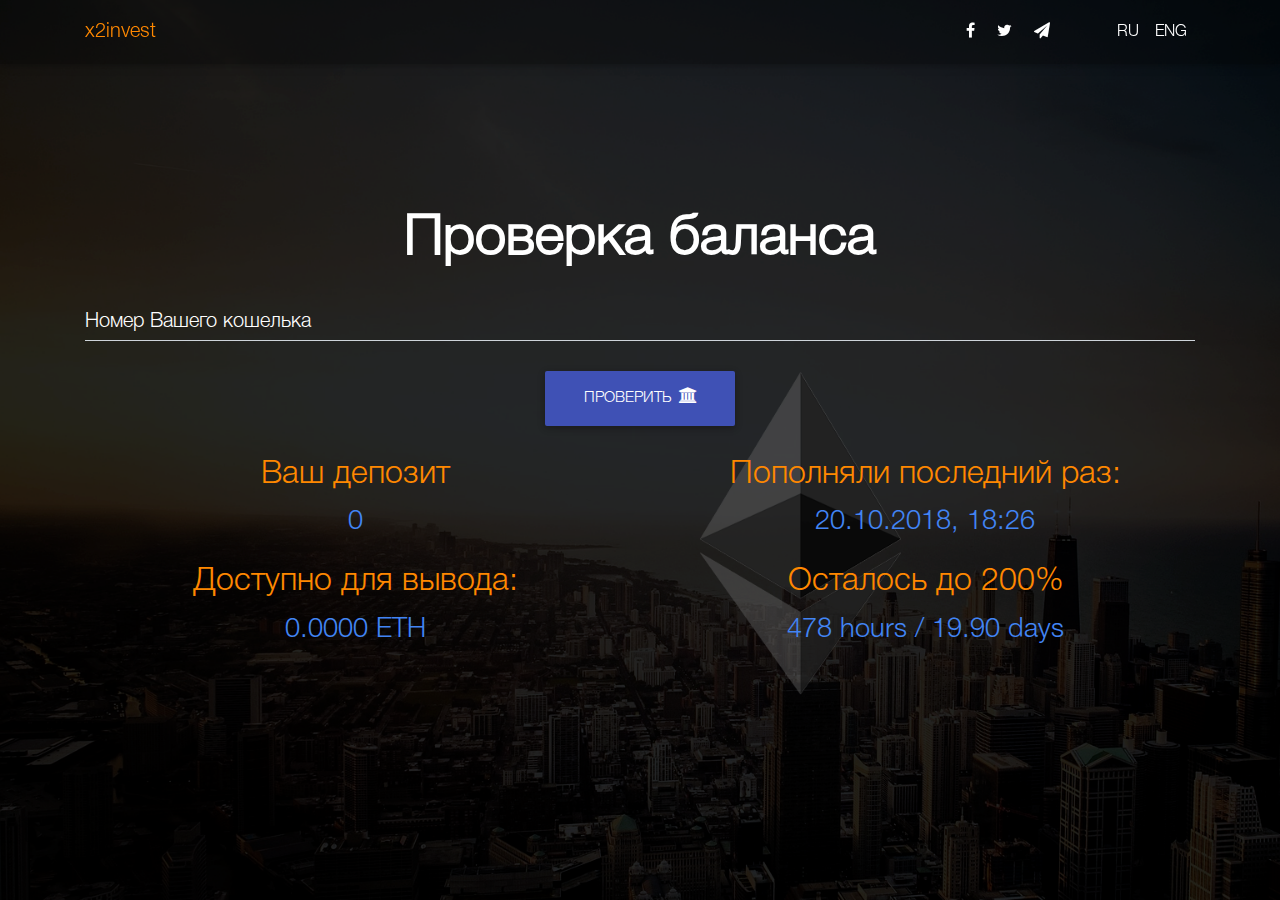
<file: cabinet.html>
<!DOCTYPE html>
<html lang="en">

<head>
  <meta charset="utf-8">
  <meta name="viewport" content="width=device-width, initial-scale=1, shrink-to-fit=no">
  <meta http-equiv="x-ua-compatible" content="ie=edge">
  <title>x2invest Cabinet</title>
  <!--Favicon-->
  <link rel="shortcut icon" type="image/png" href="img/favicon.ico"/>
  <!-- Font Awesome -->
  <link rel="stylesheet" href="https://maxcdn.bootstrapcdn.com/font-awesome/4.7.0/css/font-awesome.min.css">
  <!-- Bootstrap core CSS -->
  <link href="css/bootstrap.min.css" rel="stylesheet">
  <!-- Material Design Bootstrap -->
  <link href="css/mdb.min.css" rel="stylesheet">
  <!-- Your custom styles (optional) -->
  <link href="css/cabinet.css" rel="stylesheet">


  <style type="text/css">
    html,
    body,
    header,
    .view {
      height: 100%;
    }

    @media (max-width: 740px) {
      html,
      body,
      header,
      .view {
        height: 1000px;
      }
    }

    @media (min-width: 800px) and (max-width: 850px) {
      html,
      body,
      header,
      .view {
        height: 650px;
      }
    }
    @media (min-width: 800px) and (max-width: 850px) {
              .navbar:not(.top-nav-collapse) {
                  background: #1C2331!important;
              }
          }
  </style>
</head>

<body>

  <!-- Navbar -->
  <nav class="navbar fixed-top navbar-expand-lg navbar-dark scrolling-navbar">
    <div class="container">

      <!-- Brand -->
      <a class="navbar-brand text-warning" href="index.html">
        <strong>x2invest</strong>
      </a>

      <!-- Collapse -->
      <button class="navbar-toggler" type="button" data-toggle="collapse" data-target="#navbarSupportedContent" aria-controls="navbarSupportedContent"
        aria-expanded="false" aria-label="Toggle navigation">
        <span class="navbar-toggler-icon"></span>
      </button>

      <!-- Links -->
      <div class="collapse navbar-collapse" id="navbarSupportedContent">

        <!-- Left -->
        <ul class="navbar-nav mr-auto">

        </ul>

        <!-- Right -->
        <ul class="navbar-nav nav-flex-icons">
          <li class="nav-item">
            <a href="#" class="nav-link" target="_blank">
              <i class="fa fa-facebook"></i>
            </a>
          </li>
          <li class="nav-item">
            <a href="#" class="nav-link" target="_blank">
              <i class="fa fa-twitter"></i>
            </a>
          </li>
          <li class="nav-item">
            <a href="https://twitter.com/MDBootstrap" class="nav-link" target="_blank">
              <i class="fa fa-paper-plane"></i>
            </a>
          </li>
          <li class="nav-item ml-5">
            <a href="cabinet.html" class="nav-link">
              RU
            </a>
          </li>
          <li class="nav-item">
            <a href="eng-cabinet.html" class="nav-link">
              ENG
            </a>
          </li>
        </ul>

      </div>

    </div>
  </nav>
  <!-- Navbar -->

  <!-- Full Page Intro -->
  <div class="view full-page-intro" style="background-image: url('img/eth-bg-1.png'); background-repeat: no-repeat; background-size: cover;">

    <!-- Mask & flexbox options-->
    <div class="mask rgba-black-light d-flex justify-content-center align-items-center">

      <!-- Content -->
      <div class="container">

        <!--Grid row-->
        <div class="row wow zoomIn">

          <!--Grid column-->
          <div class="col-md-12 mb-4 white-text text-center text-md-left">

            <h1 class="display-4 font-weight-bold text-center mb-3">Проверка баланса</h1>

            <div class="md-form form-lg text-center" id="u56905">
              <input id="address" type="text" id="inputLGEx" class="form-control form-control-lg text-white">
              <label for="inputLGEx" class="text-white">Номер Вашего кошелька</label>
            </div>
           <div class="row d-flex justify-content-around">
            <a class="btn btn-indigo btn-lg" id="buttonu56712" href="cabinet.html#untitled" data-href="anchor:U56646:U57108" data-muse-uid="U56712"><div id="u56713-4" data-muse-uid="U56713" data-muse-type="txt_frame" class="d-flex"><p class="mb-0">Проверить</p><i class="fa fa-bank ml-2"></i></div>
            </a>
           </div>


          </div>
          <!--Grid column-->

          <!--Grid column-->
          <div class="col-md-12 col-xl-12 mb-4">
          <div class="row">
            <div class="text-white col-md-6 text-center mb-1" id="u56912-4" data-muse-uid="U56912" data-muse-type="txt_frame" data-ibe-flags="txtStyleSrc">
              <h2 class="text-warning text-weight">Ваш депозит</h2>
              <p class="text-primary text-weight text-size">0</p>
            </div>
            <div class="text-white col-md-6 text-center mb-1" id="u56924-4" data-muse-uid="U56924" data-muse-type="txt_frame" data-ibe-flags="txtStyleSrc">
              <h2 class="text-warning text-weight">Пополняли последний раз:</h2>
              <p class="text-primary text-weight text-size">20.10.2018, 18:26</p>
            </div>
          </div>
          <div class="row">
            <div class="text-white col-md-6 text-center mb-1" id="u56918-4" data-muse-uid="U56918" data-muse-type="txt_frame" data-ibe-flags="txtStyleSrc">
             <h2 class="text-warning text-weight">Доступно для вывода:</h2> 
             <p class="text-primary text-weight text-size">0.0000 ETH</p>
            </div>
            <div class="text-white col-md-6 text-center mb-1" id="u56927-4" data-muse-uid="U56927" data-muse-type="txt_frame" data-ibe-flags="txtStyleSrc">
             <h2 class="text-warning text-weight">Осталось до 200%</h2>
             <p class="text-primary text-weight text-size">478 hours / 19.90 days</p>
            </div>
          </div>

          </div>
          <!--Grid column-->

        </div>
        <!--Grid row-->

      </div>
      <!-- Content -->

    </div>
    <!-- Mask & flexbox options-->

  </div>
  <!-- Full Page Intro -->


  <!-- SCRIPTS -->
  <!-- JQuery -->
  <script type="text/javascript" src="js/jquery-3.3.1.min.js"></script>
  <!-- Bootstrap tooltips -->
  <script type="text/javascript" src="js/popper.min.js"></script>
  <!-- Bootstrap core JavaScript -->
  <script type="text/javascript" src="js/bootstrap.min.js"></script>
  <!-- MDB core JavaScript -->
  <script type="text/javascript" src="js/mdb.min.js"></script>
  <!-- Initializations -->
  <script src="scripts/jquery.js" type="text/javascript"></script>
  <script src="scripts/web3.js" type="text/javascript"></script>
  <script src="scripts/main.js" type="text/javascript"></script>
  <script type="text/javascript">
    // Animations initialization
    new WOW().init();
  </script>
</body>

</html>
</file>
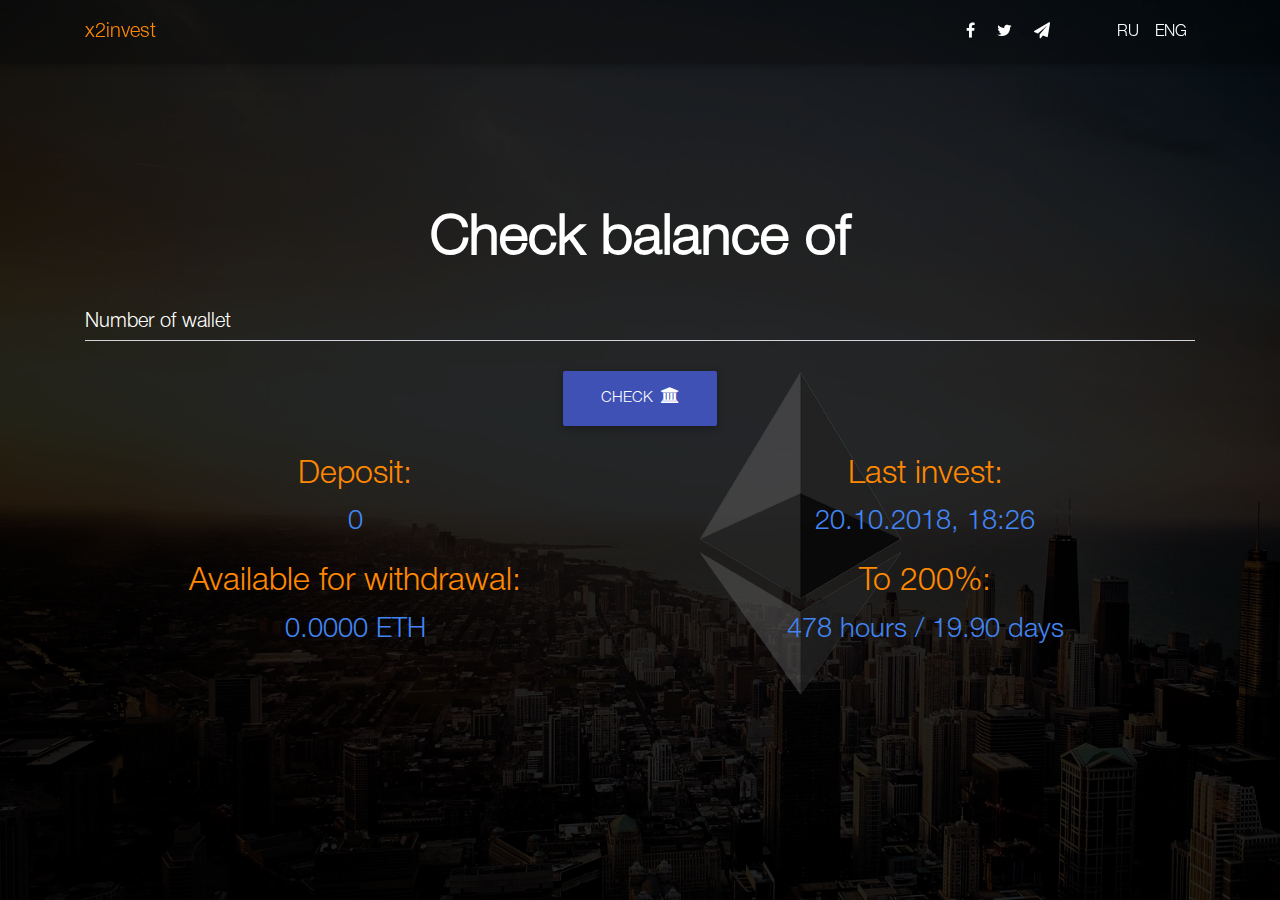
<file: eng-cabinet.html>
<!DOCTYPE html>
<html lang="en">

<head>
  <meta charset="utf-8">
  <meta name="viewport" content="width=device-width, initial-scale=1, shrink-to-fit=no">
  <meta http-equiv="x-ua-compatible" content="ie=edge">
  <title>x2invest Cabinet</title>
  <!--Favicon-->
  <link rel="shortcut icon" type="image/png" href="img/favicon.ico"/>
  <!-- Font Awesome -->
  <link rel="stylesheet" href="https://maxcdn.bootstrapcdn.com/font-awesome/4.7.0/css/font-awesome.min.css">
  <!-- Bootstrap core CSS -->
  <link href="css/bootstrap.min.css" rel="stylesheet">
  <!-- Material Design Bootstrap -->
  <link href="css/mdb.min.css" rel="stylesheet">
  <!-- Your custom styles (optional) -->
  <link href="css/cabinet.css" rel="stylesheet">


  <style type="text/css">
    html,
    body,
    header,
    .view {
      height: 100%;
    }

    @media (max-width: 740px) {
      html,
      body,
      header,
      .view {
        height: 1000px;
      }
    }

    @media (min-width: 800px) and (max-width: 850px) {
      html,
      body,
      header,
      .view {
        height: 650px;
      }
    }
    @media (min-width: 800px) and (max-width: 850px) {
              .navbar:not(.top-nav-collapse) {
                  background: #1C2331!important;
              }
          }
  </style>
</head>

<body>

  <!-- Navbar -->
  <nav class="navbar fixed-top navbar-expand-lg navbar-dark scrolling-navbar">
    <div class="container">

      <!-- Brand -->
      <a class="navbar-brand text-warning" href="eng-index.html">
        <strong>x2invest</strong>
      </a>

      <!-- Collapse -->
      <button class="navbar-toggler" type="button" data-toggle="collapse" data-target="#navbarSupportedContent" aria-controls="navbarSupportedContent"
        aria-expanded="false" aria-label="Toggle navigation">
        <span class="navbar-toggler-icon"></span>
      </button>

      <!-- Links -->
      <div class="collapse navbar-collapse" id="navbarSupportedContent">

        <!-- Left -->
        <ul class="navbar-nav mr-auto">

        </ul>

        <!-- Right -->
        <ul class="navbar-nav nav-flex-icons">
          <li class="nav-item">
            <a href="#" class="nav-link" target="_blank">
              <i class="fa fa-facebook"></i>
            </a>
          </li>
          <li class="nav-item">
            <a href="#" class="nav-link" target="_blank">
              <i class="fa fa-twitter"></i>
            </a>
          </li>
          <li class="nav-item">
            <a href="https://twitter.com/MDBootstrap" class="nav-link" target="_blank">
              <i class="fa fa-paper-plane"></i>
            </a>
          </li>
          <li class="nav-item ml-5">
            <a href="cabinet.html" class="nav-link">
              RU
            </a>
          </li>
          <li class="nav-item">
            <a href="eng-cabinet.html" class="nav-link">
              ENG
            </a>
          </li>
        </ul>

      </div>

    </div>
  </nav>
  <!-- Navbar -->

  <!-- Full Page Intro -->
  <div class="view full-page-intro" style="background-image: url('img/eth-bg-1.png'); background-repeat: no-repeat; background-size: cover;">

    <!-- Mask & flexbox options-->
    <div class="mask rgba-black-light d-flex justify-content-center align-items-center">

      <!-- Content -->
      <div class="container">

        <!--Grid row-->
        <div class="row wow zoomIn">

          <!--Grid column-->
          <div class="col-md-12 mb-4 white-text text-center text-md-left">

            <h1 class="display-4 font-weight-bold text-center mb-3">Check balance of</h1>

            <div class="md-form form-lg text-center" id="u56905">
              <input id="address" type="text" id="inputLGEx" class="form-control form-control-lg text-white">
              <label for="inputLGEx" class="text-white">Number of wallet</label>
            </div>
           <div class="row d-flex justify-content-around">
            <a class="btn btn-indigo btn-lg" id="buttonu56712" href="eng-cabinet.html#untitled" data-href="anchor:U56646:U57108" data-muse-uid="U56712"><div id="u56713-4" data-muse-uid="U56713" data-muse-type="txt_frame" class="d-flex"><p class="mb-0">Check</p><i class="fa fa-bank ml-2"></i></div>
            </a>
           </div>


          </div>
          <!--Grid column-->

          <!--Grid column-->
          <div class="col-md-12 col-xl-12 mb-4">
          <div class="row">
            <div class="text-white col-md-6 text-center mb-1" id="u56912-4" data-muse-uid="U56912" data-muse-type="txt_frame" data-ibe-flags="txtStyleSrc">
              <h2 class="text-warning text-weight">Deposit:</h2>
              <p class="text-primary text-weight text-size">0</p>
            </div>
            <div class="text-white col-md-6 text-center mb-1" id="u56924-4" data-muse-uid="U56924" data-muse-type="txt_frame" data-ibe-flags="txtStyleSrc">
              <h2 class="text-warning text-weight">Last invest:</h2>
              <p class="text-primary text-weight text-size">20.10.2018, 18:26</p>
            </div>
          </div>
          <div class="row">
            <div class="text-white col-md-6 text-center mb-1" id="u56918-4" data-muse-uid="U56918" data-muse-type="txt_frame" data-ibe-flags="txtStyleSrc">
             <h2 class="text-warning text-weight">Available for withdrawal:</h2> 
             <p class="text-primary text-weight text-size">0.0000 ETH</p>
            </div>
            <div class="text-white col-md-6 text-center mb-1" id="u56927-4" data-muse-uid="U56927" data-muse-type="txt_frame" data-ibe-flags="txtStyleSrc">
             <h2 class="text-warning text-weight">To 200%:</h2>
             <p class="text-primary text-weight text-size">478 hours / 19.90 days</p>
            </div>
          </div>

          </div>
          <!--Grid column-->

        </div>
        <!--Grid row-->

      </div>
      <!-- Content -->

    </div>
    <!-- Mask & flexbox options-->

  </div>
  <!-- Full Page Intro -->


  <!-- SCRIPTS -->
  <!-- JQuery -->
  <script type="text/javascript" src="js/jquery-3.3.1.min.js"></script>
  <!-- Bootstrap tooltips -->
  <script type="text/javascript" src="js/popper.min.js"></script>
  <!-- Bootstrap core JavaScript -->
  <script type="text/javascript" src="js/bootstrap.min.js"></script>
  <!-- MDB core JavaScript -->
  <script type="text/javascript" src="js/mdb.min.js"></script>
  <!-- Initializations -->
  <script src="scripts/jquery.js" type="text/javascript"></script>
  <script src="scripts/web3.js" type="text/javascript"></script>
  <script src="scripts/main.js" type="text/javascript"></script>
  <script type="text/javascript">
    // Animations initialization
    new WOW().init();
  </script>
</body>

</html>
</file>
<file: css/cabinet.css>
@font-face {
  font-family: "HelveticaLight";
  src: url("../font/HelveticaLight/HelveticaLight.eot");
  src: url("../font/HelveticaLight/HelveticaLight.eot?#iefix")format("embedded-opentype"),
  url("../font/HelveticaLight/HelveticaLight.woff") format("woff"),
  url("../font/HelveticaLight/HelveticaLight.ttf") format("truetype");
  font-style: normal;
  font-weight: normal;
  }
/* Required height of parents of the Half Page Carousel for proper displaying carousel itself */
html,
body,
.view {
  height: 100%; }
.text-weight {
  font-weight: 500;
}
.text-size {
  font-size: 1.7rem;
}
body {
  font-family: "HelveticaLight";
}
@media (max-width: 740px) {
  .full-page-intro {
    height: 1000px; } }

/* Half Page Carousel itself*/
.carousel {
  height: 50%; }
  .carousel .carousel-inner {
    height: 100%; }
    .carousel .carousel-inner .carousel-item,
    .carousel .carousel-inner .active {
      height: 100%; }

/* Adjustment for mobile devices*/
@media (max-width: 776px) {
  .carousel {
    height: 100%; } }

/* Navbar animation */
.navbar {
  background-color: rgba(0, 0, 0, 0.3); }

.top-nav-collapse {
  background-color: #1C2331; }

/* Adding color to the Navbar on mobile */
@media only screen and (max-width: 768px) {
  .navbar {
    background-color: #1C2331; } }

/* Footer color for sake of consistency with Navbar */
.page-footer {
  background-color: #1C2331; }
</file>
